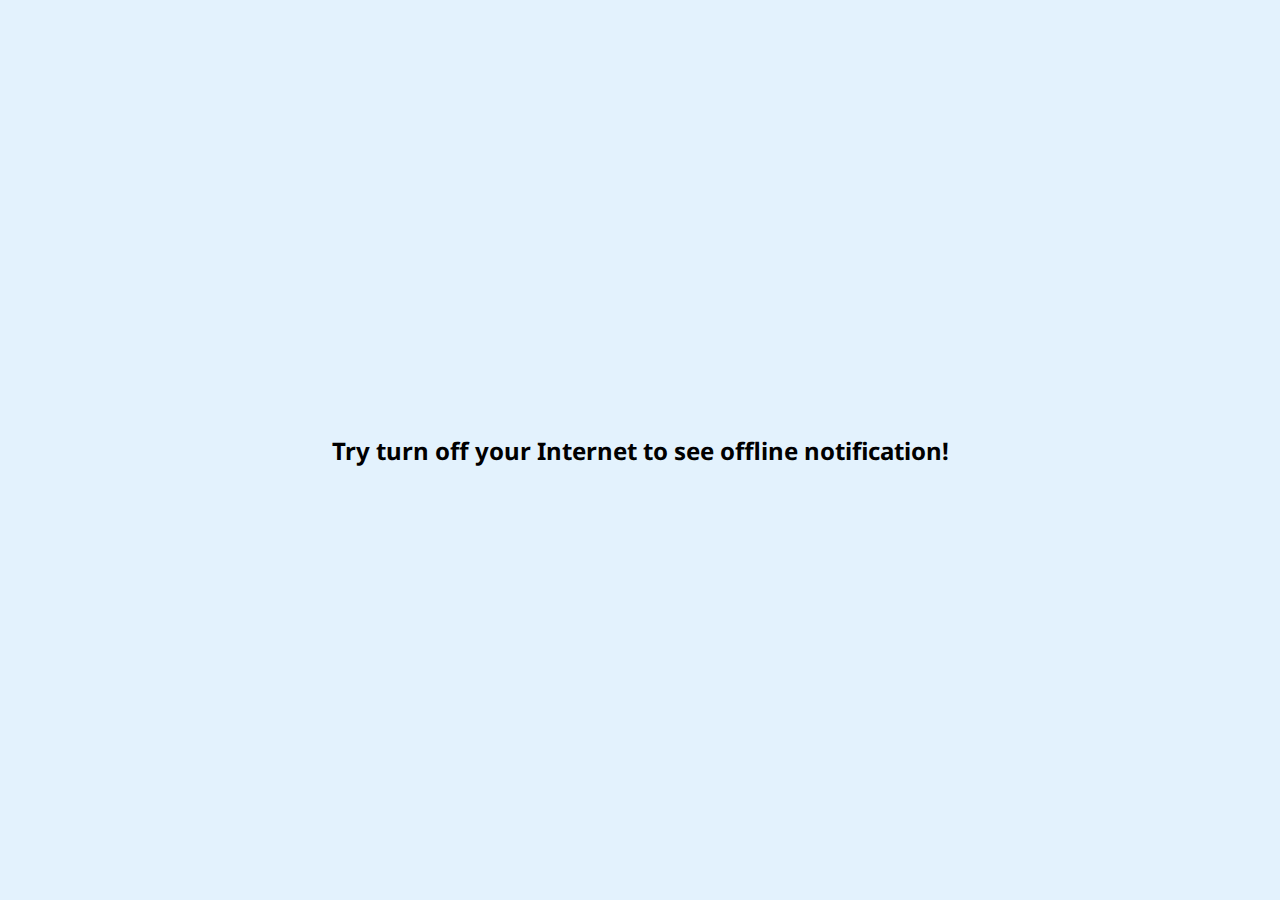
<file: Internet Connection Checker/index.html>
<!DOCTYPE html>
<html lang="en">
<head>
  <meta charset="UTF-8">
  <meta http-equiv="X-UA-Compatible" content="IE=edge">
  <meta name="viewport" content="width=device-width, initial-scale=1.0">
  <link rel="stylesheet" href="style.css">
  <link rel="stylesheet" href="https://unicons.iconscout.com/release/v4.0.0/css/line.css">
  <title>Internet Connection Checker</title>
  <script src="./main.js" defer></script>
</head>
<body>

  <div class="popup hidden1">
    <div class="container">
      <i class="uil"></i>
      <div class="content">
        <h2></h2>
        <p></p>
      </div>
      <i class="uil uil-redo"></i>
    </div>
  </div>

  <div class="message">Try turn off your Internet to see offline notification!</div>

  <div class="popup2 hidden2">
    <p>No internet connection!</p>
  </div>

</body>
</html>
</file>
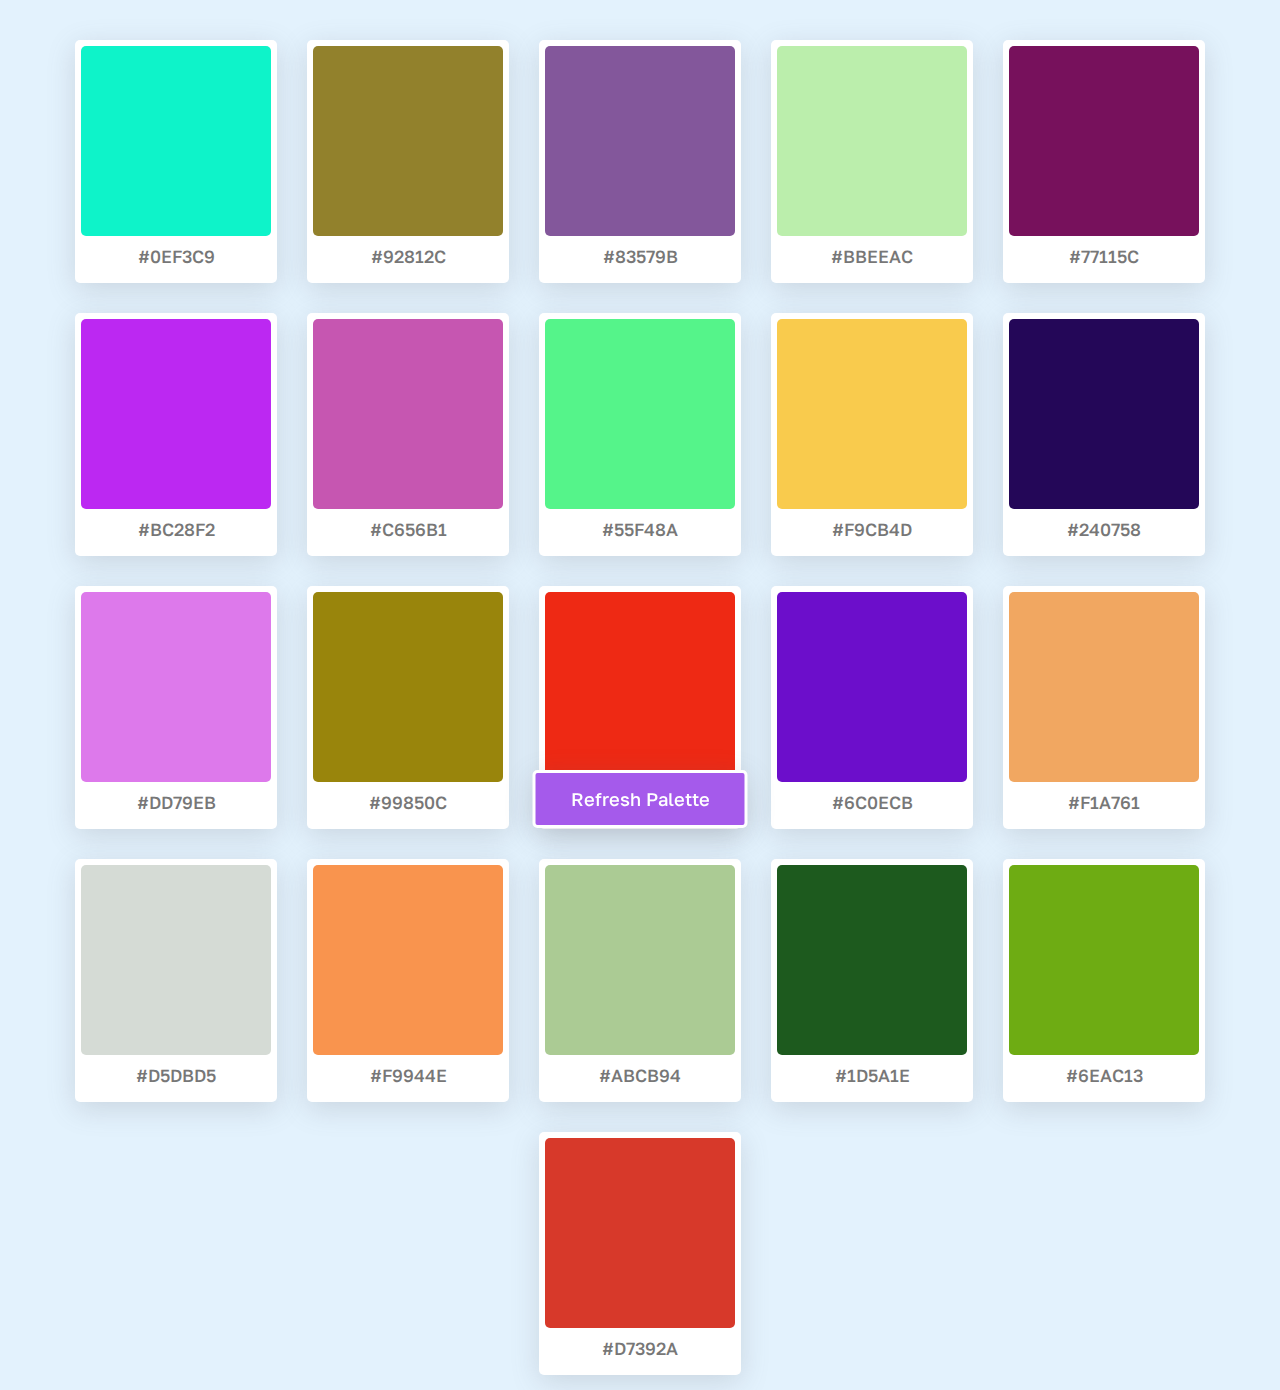
<file: Random Color Palette/index.html>
<!DOCTYPE html>
<html lang="en">
<head>
  <meta charset="UTF-8">
  <meta http-equiv="X-UA-Compatible" content="IE=edge">
  <meta name="viewport" content="width=device-width, initial-scale=1.0">
  <title>Random Hex Color Palette Generator</title>
  <link rel="stylesheet" href="style.css">
  <script src="./main.js" defer></script>
</head>
<body>
  <ul class="container">
  </ul>
  <button class="refresh-button">Refresh Palette</button>
</body>
</html>
</file>
<file: Internet Connection Checker/style.css>
@import url('https://fonts.googleapis.com/css2?family=Noto+Sans:wght@300;500;700&display=swap');

* {
  box-sizing: border-box;
  margin: 0;
  padding: 0;
  font-family: 'Noto Sans', sans-serif;
}

body {
  background-color: #e3f2fd;
}

.popup {
  position: fixed;
  top: .625rem;
  left: calc(50% - 150px);
  border-radius: 8%;
  background-color: #fff;
  box-shadow: rgba(100, 100, 111, 0.2) 0rem .4375rem 1.8125rem 0rem;
  transition: all .1s ease;
}

.container {
  display: flex;
  flex-direction: column;
  justify-content: center;
  align-items: center;
  width: 18.75rem;
  height: 16.875rem;
}

.content h2 {
  margin: 0 8%;
  margin-bottom: .75rem;
  text-align: center;
  font-size: 1.25rem;
}

.content p {
  font-size: .875rem;
  margin: 0 8%;
}

.uil-wifi-slash {
  color: red;
  font-size: 3.75rem;
}

.uil-wifi {
  color: green;
  font-size: 3.75rem;
}

.uil-redo {
  margin-top: .625rem;
  font-size: 2.1875rem;
  cursor: pointer;
  transition: transform 1s ease;
}

.uil-redo:hover {
  transform: rotate(75deg);
  transition: 1s ease;
}


.popup2 {
  position: fixed;
  bottom: 1.875rem;
  left: 1.5625rem;
  padding: .625rem 1.25rem;
  color: #d1d1d1;
  background-color: rgba(0, 0, 0, 0.822);
  box-shadow: rgba(0, 0, 0, 0.616) 0rem .4375rem 1.8125rem 0rem;
  border-radius: .3125rem;
  transition: all .25s ease;
}


.hidden1 {
  top: -50%;
  transition: all .25s ease;
}

.hidden2 {
  transition: all 0.25s ease;
  bottom: -50%;
}

.message {
  position: absolute;
  top: 50%;
  left: 50%;
  transform: translate(-50%, -50%);
  text-align: center;
  font-size: 24px;
  font-weight: 700;
}
</file>
<file: Random Color Palette/style.css>
@import url('https://fonts.googleapis.com/css2?family=Golos+Text:wght@400;500&display=swap');

* {
  box-sizing: border-box;
  margin: 0;
  padding: 0;
  font-family: 'Golos Text', sans-serif;
}

body {
  background-color: #e3f2fd;
}

.container {
  display: flex;
  justify-content: center;
  flex-wrap: wrap;
  margin-top: 25px;
  list-style: none;
}

.color {
  margin: 15px;
  padding: 6px;
  border-radius: 5px;
  background-color: #fff;
  transition: transform 0.25s ease;
  cursor: pointer;
  box-shadow: rgba(100, 100, 111, 0.2) 0px 7px 29px 0px;
}

.color:hover {
  filter: brightness(105%);
}

.color:active {
  transform: scale(0.95);
}

.hex-box {
  width: 190px;
  height: 190px;
  border-radius: 5px;
  background-color: #2CD1E2;
}

.hex-value {
  margin: 10px 0;
  font-weight: 500;
  font-size: 1.1rem;
  color: #777;
  text-align: center;
  text-transform: uppercase;
}

.refresh-button {
  position: fixed;
  padding: 15px 35px;
  bottom: 8%;
  left: 50%;
  color: #ffffff;
  background-color: rgb(165, 90, 235);
  border: 3px solid #fff;
  border-radius: 5px;
  border-color: #fff;
  font-size: 1.15rem;
  font-weight: 500;
  cursor: pointer;
  transition: transform 0.25s ease;
  transform: translateX(-50%);
  box-shadow: rgba(100, 100, 111, 0.2) 0px 7px 29px 0px;
}

.refresh-button:active {
  transform: scale(0.95) translateX(-52%);
}
</file>
